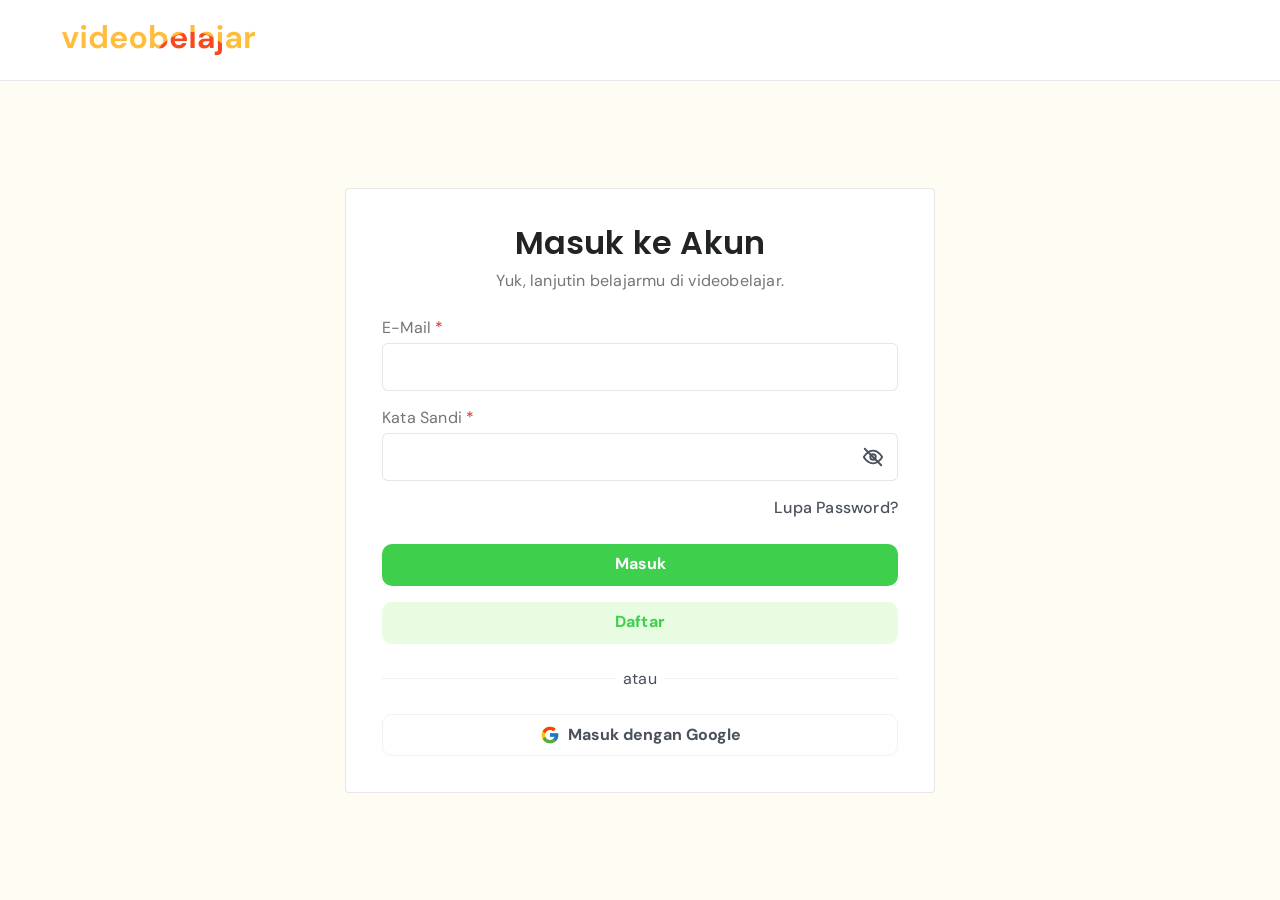
<file: index.html>
<!DOCTYPE html>
<html lang="id">

<head>
    <meta charset="UTF-8">
    <meta name="viewport" content="width=device-width, initial-scale=1.0">
    <meta name="description" content="Masuk ke akun videobelajar">
    <title>Login - videobelajar</title>
    <link rel="icon" type="image/svg+xml" href="assets/icon.svg">
    <link rel="preconnect" href="https://fonts.googleapis.com">
    <link rel="preconnect" href="https://fonts.gstatic.com" crossorigin>
    <link rel="stylesheet"
        href="https://fonts.googleapis.com/css2?family=DM+Sans:wght@400;500;700&family=Poppins:wght@600&display=swap">
    <link rel="stylesheet" href="assets/style.css">
</head>

<body>
    <header class="header">
        <a href="#" class="header-logo">
            <img src="assets/logo.png" alt="videobelajar">
        </a>
    </header>

    <main class="main">
        <section class="card">
            <div class="card-header">
                <h1 class="card-title">Masuk ke Akun</h1>
                <p class="card-subtitle">Yuk, lanjutin belajarmu di videobelajar.</p>
            </div>

            <form class="form" action="#" method="post">
                <div class="form-group">
                    <label for="email" class="form-label">E-Mail <span class="required">*</span></label>
                    <input type="email" id="email" name="email" class="form-input" autocomplete="email" required>
                </div>

                <div class="form-group">
                    <label for="password" class="form-label">Kata Sandi <span class="required">*</span></label>
                    <div class="password-field">
                        <input type="password" id="password" name="password" class="form-input"
                            autocomplete="current-password" required>
                        <button type="button" class="password-toggle" aria-label="Tampilkan kata sandi">
                            <svg viewBox="0 0 24 24" fill="none" stroke="currentColor" stroke-width="2"
                                stroke-linecap="round" stroke-linejoin="round" aria-hidden="true">
                                <path d="M2 12s3.6-7 10-7 10 7 10 7-3.6 7-10 7S2 12 2 12Z" />
                                <circle cx="12" cy="12" r="3" />
                                <path class="eye-slash" d="M3 3l18 18" />
                            </svg>
                        </button>
                    </div>
                </div>

                <a href="#" class="forgot-link">Lupa Password?</a>

                <div class="form-actions">
                    <button type="submit" class="btn btn-primary">Masuk</button>
                    <a href="register.html" class="btn btn-secondary">Daftar</a>
                </div>
            </form>

            <div class="divider"><span>atau</span></div>

            <button type="button" class="btn btn-google">
                <svg viewBox="0 0 48 48" aria-hidden="true">
                    <path fill="#FFC107"
                        d="M43.6 20.5H42V20H24v8h11.3C33.7 32.7 29.2 36 24 36c-6.6 0-12-5.4-12-12s5.4-12 12-12c3.1 0 5.8 1.2 7.9 3.1l5.7-5.7C34 6.1 29.3 4 24 4 12.9 4 4 12.9 4 24s8.9 20 20 20 20-8.9 20-20c0-1.3-.1-2.4-.4-3.5Z" />
                    <path fill="#FF3D00"
                        d="m6.3 14.7 6.6 4.8C14.7 15.1 19 12 24 12c3.1 0 5.8 1.2 7.9 3.1l5.7-5.7C34 6.1 29.3 4 24 4 16.3 4 9.7 8.3 6.3 14.7Z" />
                    <path fill="#4CAF50"
                        d="M24 44c5.2 0 9.9-2 13.4-5.2l-6.2-5.2A11.9 11.9 0 0 1 24 36c-5.2 0-9.6-3.3-11.3-8l-6.5 5C9.5 39.6 16.2 44 24 44Z" />
                    <path fill="#1976D2"
                        d="M43.6 20.5H42V20H24v8h11.3a12 12 0 0 1-4.1 5.6l6.2 5.2C37 39.2 44 34 44 24c0-1.3-.1-2.4-.4-3.5Z" />
                </svg>
                Masuk dengan Google
            </button>
        </section>
    </main>

    <script>
        const passwordInput = document.getElementById("password");
        const toggleButton = document.querySelector(".password-toggle");

        toggleButton.addEventListener("click", () => {
            const show = passwordInput.type === "password";
            passwordInput.type = show ? "text" : "password";
            toggleButton.classList.toggle("is-visible", show);
            toggleButton.setAttribute("aria-label", show ? "Sembunyikan kata sandi" : "Tampilkan kata sandi");
        });
    </script>
</body>

</html>
</file>
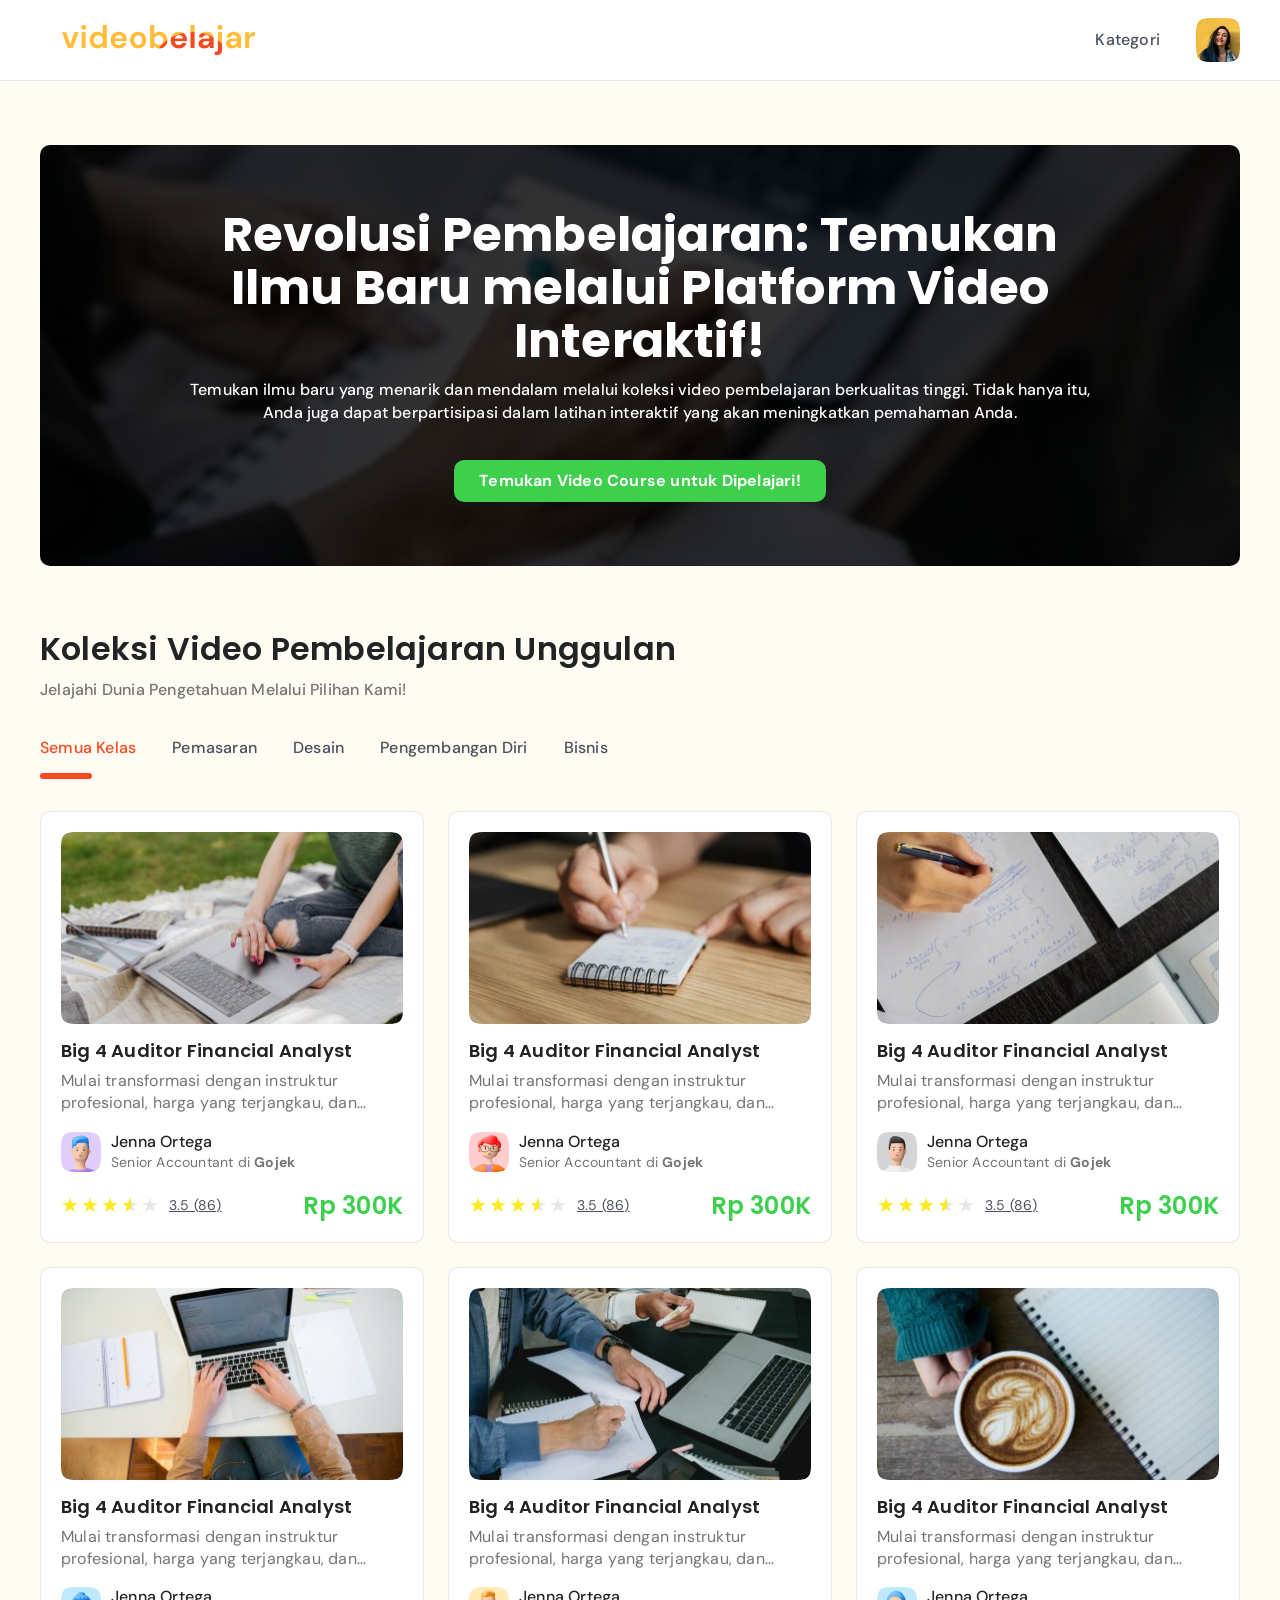
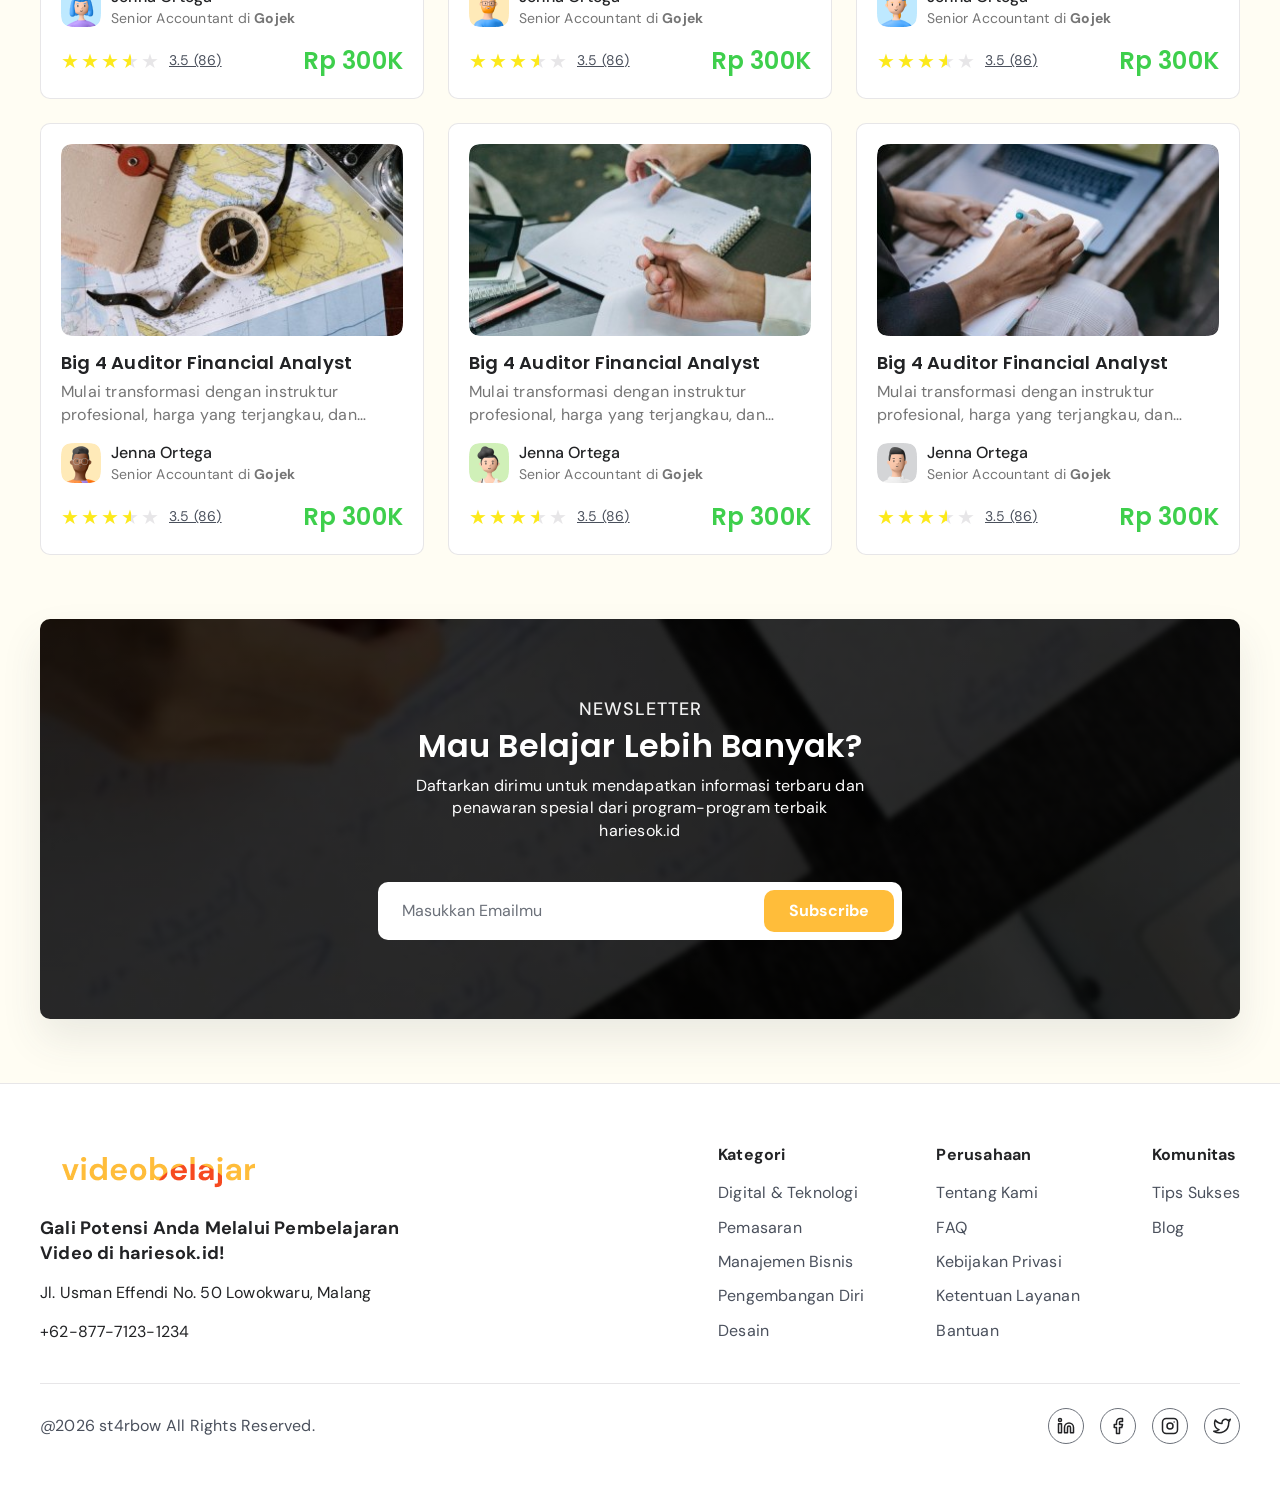
<file: home.html>
<!DOCTYPE html>
<html lang="id">

<head>
    <meta charset="UTF-8">
    <meta name="viewport" content="width=device-width, initial-scale=1.0">
    <meta name="description" content="videobelajar - platform video pembelajaran interaktif">
    <title>Beranda - videobelajar</title>
    <link rel="icon" type="image/svg+xml" href="assets/icon.svg">
    <link rel="preconnect" href="https://fonts.googleapis.com">
    <link rel="preconnect" href="https://fonts.gstatic.com" crossorigin>
    <link rel="stylesheet"
        href="https://fonts.googleapis.com/css2?family=DM+Sans:wght@400;500;700&family=Poppins:wght@600;700&display=swap">
    <link rel="stylesheet" href="assets/style.css">
</head>

<body>
    <header class="header">
        <a href="home.html" class="header-logo">
            <img src="assets/logo.png" alt="videobelajar">
        </a>

        <button type="button" class="menu-toggle" aria-label="Buka menu" aria-expanded="false" aria-controls="nav">
            <svg viewBox="0 0 24 24" fill="none" stroke="currentColor" stroke-width="2" stroke-linecap="round"
                aria-hidden="true">
                <path d="M3 7h18M3 12h18M3 17h18" />
            </svg>
        </button>

        <nav class="nav" id="nav" aria-label="Navigasi utama">
            <a href="#" class="nav-link">Kategori</a>
            <a href="#" class="nav-profile">
                <img src="assets/images/profile.png" alt="Profil saya">
            </a>
        </nav>
    </header>

    <main class="home">
        <section class="hero container">
            <h1 class="hero-title">Revolusi Pembelajaran: Temukan Ilmu Baru melalui Platform Video Interaktif!</h1>
            <p class="hero-text">Temukan ilmu baru yang menarik dan mendalam melalui koleksi video pembelajaran
                berkualitas tinggi. Tidak hanya itu, Anda juga dapat berpartisipasi dalam latihan interaktif yang akan
                meningkatkan pemahaman Anda.</p>
            <a href="#courses" class="btn btn-primary hero-btn">Temukan Video Course untuk Dipelajari!</a>
        </section>

        <section class="courses container" id="courses">
            <div class="section-head">
                <h2 class="section-title">Koleksi Video Pembelajaran Unggulan</h2>
                <p class="section-subtitle">Jelajahi Dunia Pengetahuan Melalui Pilihan Kami!</p>
            </div>

            <nav class="tabs" aria-label="Kategori kelas">
                <a href="#" class="tab is-active" aria-current="page">Semua Kelas</a>
                <a href="#" class="tab">Pemasaran</a>
                <a href="#" class="tab">Desain</a>
                <a href="#" class="tab">Pengembangan Diri</a>
                <a href="#" class="tab">Bisnis</a>
            </nav>

            <div class="course-grid">
                <article class="course-card">
                    <img src="assets/images/course-1.jpg" alt="" class="course-thumb">
                    <div class="course-body">
                        <h3 class="course-title">Big 4 Auditor Financial Analyst</h3>
                        <p class="course-desc">Mulai transformasi dengan instruktur profesional, harga yang
                            terjangkau, dan kurikulum terbaik</p>
                        <div class="tutor">
                            <img src="assets/images/avatar-1.png" alt="" class="tutor-avatar">
                            <div>
                                <p class="tutor-name">Jenna Ortega</p>
                                <p class="tutor-role">Senior Accountant<span class="tutor-company"> di
                                        <b>Gojek</b></span></p>
                            </div>
                        </div>
                    </div>
                    <div class="course-footer">
                        <span class="stars" style="--rating: 3.5" role="img" aria-label="Rating 3.5 dari 5"></span>
                        <a href="#" class="rating">3.5 (86)</a>
                        <span class="price">Rp 300K</span>
                    </div>
                </article>

                <article class="course-card">
                    <img src="assets/images/course-2.jpg" alt="" class="course-thumb">
                    <div class="course-body">
                        <h3 class="course-title">Big 4 Auditor Financial Analyst</h3>
                        <p class="course-desc">Mulai transformasi dengan instruktur profesional, harga yang
                            terjangkau, dan kurikulum terbaik</p>
                        <div class="tutor">
                            <img src="assets/images/avatar-2.png" alt="" class="tutor-avatar">
                            <div>
                                <p class="tutor-name">Jenna Ortega</p>
                                <p class="tutor-role">Senior Accountant<span class="tutor-company"> di
                                        <b>Gojek</b></span></p>
                            </div>
                        </div>
                    </div>
                    <div class="course-footer">
                        <span class="stars" style="--rating: 3.5" role="img" aria-label="Rating 3.5 dari 5"></span>
                        <a href="#" class="rating">3.5 (86)</a>
                        <span class="price">Rp 300K</span>
                    </div>
                </article>

                <article class="course-card">
                    <img src="assets/images/course-3.jpg" alt="" class="course-thumb">
                    <div class="course-body">
                        <h3 class="course-title">Big 4 Auditor Financial Analyst</h3>
                        <p class="course-desc">Mulai transformasi dengan instruktur profesional, harga yang
                            terjangkau, dan kurikulum terbaik</p>
                        <div class="tutor">
                            <img src="assets/images/avatar-3.png" alt="" class="tutor-avatar">
                            <div>
                                <p class="tutor-name">Jenna Ortega</p>
                                <p class="tutor-role">Senior Accountant<span class="tutor-company"> di
                                        <b>Gojek</b></span></p>
                            </div>
                        </div>
                    </div>
                    <div class="course-footer">
                        <span class="stars" style="--rating: 3.5" role="img" aria-label="Rating 3.5 dari 5"></span>
                        <a href="#" class="rating">3.5 (86)</a>
                        <span class="price">Rp 300K</span>
                    </div>
                </article>

                <article class="course-card">
                    <img src="assets/images/course-4.jpg" alt="" class="course-thumb">
                    <div class="course-body">
                        <h3 class="course-title">Big 4 Auditor Financial Analyst</h3>
                        <p class="course-desc">Mulai transformasi dengan instruktur profesional, harga yang
                            terjangkau, dan kurikulum terbaik</p>
                        <div class="tutor">
                            <img src="assets/images/avatar-4.png" alt="" class="tutor-avatar">
                            <div>
                                <p class="tutor-name">Jenna Ortega</p>
                                <p class="tutor-role">Senior Accountant<span class="tutor-company"> di
                                        <b>Gojek</b></span></p>
                            </div>
                        </div>
                    </div>
                    <div class="course-footer">
                        <span class="stars" style="--rating: 3.5" role="img" aria-label="Rating 3.5 dari 5"></span>
                        <a href="#" class="rating">3.5 (86)</a>
                        <span class="price">Rp 300K</span>
                    </div>
                </article>

                <article class="course-card">
                    <img src="assets/images/course-5.jpg" alt="" class="course-thumb">
                    <div class="course-body">
                        <h3 class="course-title">Big 4 Auditor Financial Analyst</h3>
                        <p class="course-desc">Mulai transformasi dengan instruktur profesional, harga yang
                            terjangkau, dan kurikulum terbaik</p>
                        <div class="tutor">
                            <img src="assets/images/avatar-5.png" alt="" class="tutor-avatar">
                            <div>
                                <p class="tutor-name">Jenna Ortega</p>
                                <p class="tutor-role">Senior Accountant<span class="tutor-company"> di
                                        <b>Gojek</b></span></p>
                            </div>
                        </div>
                    </div>
                    <div class="course-footer">
                        <span class="stars" style="--rating: 3.5" role="img" aria-label="Rating 3.5 dari 5"></span>
                        <a href="#" class="rating">3.5 (86)</a>
                        <span class="price">Rp 300K</span>
                    </div>
                </article>

                <article class="course-card">
                    <img src="assets/images/course-6.jpg" alt="" class="course-thumb">
                    <div class="course-body">
                        <h3 class="course-title">Big 4 Auditor Financial Analyst</h3>
                        <p class="course-desc">Mulai transformasi dengan instruktur profesional, harga yang
                            terjangkau, dan kurikulum terbaik</p>
                        <div class="tutor">
                            <img src="assets/images/avatar-6.png" alt="" class="tutor-avatar">
                            <div>
                                <p class="tutor-name">Jenna Ortega</p>
                                <p class="tutor-role">Senior Accountant<span class="tutor-company"> di
                                        <b>Gojek</b></span></p>
                            </div>
                        </div>
                    </div>
                    <div class="course-footer">
                        <span class="stars" style="--rating: 3.5" role="img" aria-label="Rating 3.5 dari 5"></span>
                        <a href="#" class="rating">3.5 (86)</a>
                        <span class="price">Rp 300K</span>
                    </div>
                </article>

                <article class="course-card">
                    <img src="assets/images/course-7.jpg" alt="" class="course-thumb">
                    <div class="course-body">
                        <h3 class="course-title">Big 4 Auditor Financial Analyst</h3>
                        <p class="course-desc">Mulai transformasi dengan instruktur profesional, harga yang
                            terjangkau, dan kurikulum terbaik</p>
                        <div class="tutor">
                            <img src="assets/images/avatar-7.png" alt="" class="tutor-avatar">
                            <div>
                                <p class="tutor-name">Jenna Ortega</p>
                                <p class="tutor-role">Senior Accountant<span class="tutor-company"> di
                                        <b>Gojek</b></span></p>
                            </div>
                        </div>
                    </div>
                    <div class="course-footer">
                        <span class="stars" style="--rating: 3.5" role="img" aria-label="Rating 3.5 dari 5"></span>
                        <a href="#" class="rating">3.5 (86)</a>
                        <span class="price">Rp 300K</span>
                    </div>
                </article>

                <article class="course-card">
                    <img src="assets/images/course-8.jpg" alt="" class="course-thumb">
                    <div class="course-body">
                        <h3 class="course-title">Big 4 Auditor Financial Analyst</h3>
                        <p class="course-desc">Mulai transformasi dengan instruktur profesional, harga yang
                            terjangkau, dan kurikulum terbaik</p>
                        <div class="tutor">
                            <img src="assets/images/avatar-8.png" alt="" class="tutor-avatar">
                            <div>
                                <p class="tutor-name">Jenna Ortega</p>
                                <p class="tutor-role">Senior Accountant<span class="tutor-company"> di
                                        <b>Gojek</b></span></p>
                            </div>
                        </div>
                    </div>
                    <div class="course-footer">
                        <span class="stars" style="--rating: 3.5" role="img" aria-label="Rating 3.5 dari 5"></span>
                        <a href="#" class="rating">3.5 (86)</a>
                        <span class="price">Rp 300K</span>
                    </div>
                </article>

                <article class="course-card">
                    <img src="assets/images/course-9.jpg" alt="" class="course-thumb">
                    <div class="course-body">
                        <h3 class="course-title">Big 4 Auditor Financial Analyst</h3>
                        <p class="course-desc">Mulai transformasi dengan instruktur profesional, harga yang
                            terjangkau, dan kurikulum terbaik</p>
                        <div class="tutor">
                            <img src="assets/images/avatar-9.png" alt="" class="tutor-avatar">
                            <div>
                                <p class="tutor-name">Jenna Ortega</p>
                                <p class="tutor-role">Senior Accountant<span class="tutor-company"> di
                                        <b>Gojek</b></span></p>
                            </div>
                        </div>
                    </div>
                    <div class="course-footer">
                        <span class="stars" style="--rating: 3.5" role="img" aria-label="Rating 3.5 dari 5"></span>
                        <a href="#" class="rating">3.5 (86)</a>
                        <span class="price">Rp 300K</span>
                    </div>
                </article>
            </div>
        </section>

        <section class="newsletter container">
            <p class="newsletter-label">NEWSLETTER</p>
            <h2 class="newsletter-title">Mau Belajar Lebih Banyak?</h2>
            <p class="newsletter-text">Daftarkan dirimu untuk mendapatkan informasi terbaru dan penawaran spesial
                dari program-program terbaik hariesok.id</p>
            <form class="subscribe" action="#" method="post">
                <input type="email" name="email" placeholder="Masukkan Emailmu" aria-label="Email" autocomplete="email"
                    required>
                <button type="submit" class="btn btn-subscribe">Subscribe</button>
            </form>
        </section>
    </main>

    <footer class="footer">
        <div class="footer-top container">
            <div class="footer-brand">
                <img src="assets/logo.png" alt="videobelajar" class="footer-logo">
                <p class="footer-tagline">Gali Potensi Anda Melalui Pembelajaran Video di hariesok.id!</p>
                <p>Jl. Usman Effendi No. 50 Lowokwaru, Malang</p>
                <p>+62-877-7123-1234</p>
            </div>

            <div class="footer-links">
                <details class="footer-col" open>
                    <summary>Kategori</summary>
                    <ul>
                        <li><a href="#">Digital &amp; Teknologi</a></li>
                        <li><a href="#">Pemasaran</a></li>
                        <li><a href="#">Manajemen Bisnis</a></li>
                        <li><a href="#">Pengembangan Diri</a></li>
                        <li><a href="#">Desain</a></li>
                    </ul>
                </details>

                <details class="footer-col" open>
                    <summary>Perusahaan</summary>
                    <ul>
                        <li><a href="#">Tentang Kami</a></li>
                        <li><a href="#">FAQ</a></li>
                        <li><a href="#">Kebijakan Privasi</a></li>
                        <li><a href="#">Ketentuan Layanan</a></li>
                        <li><a href="#">Bantuan</a></li>
                    </ul>
                </details>

                <details class="footer-col" open>
                    <summary>Komunitas</summary>
                    <ul>
                        <li><a href="#">Tips Sukses</a></li>
                        <li><a href="#">Blog</a></li>
                    </ul>
                </details>
            </div>
        </div>

        <div class="footer-bottom container">
            <p class="copyright">@2026 st4rbow All Rights Reserved.</p>
            <div class="socials">
                <a href="#" aria-label="LinkedIn">
                    <svg viewBox="0 0 24 24" fill="none" stroke="currentColor" stroke-width="2" stroke-linecap="round"
                        stroke-linejoin="round" aria-hidden="true">
                        <path d="M16 8a6 6 0 0 1 6 6v7h-4v-7a2 2 0 0 0-4 0v7h-4v-7a6 6 0 0 1 6-6Z" />
                        <path d="M2 9h4v12H2z" />
                        <circle cx="4" cy="4" r="2" />
                    </svg>
                </a>
                <a href="#" aria-label="Facebook">
                    <svg viewBox="0 0 24 24" fill="none" stroke="currentColor" stroke-width="2" stroke-linecap="round"
                        stroke-linejoin="round" aria-hidden="true">
                        <path d="M18 2h-3a5 5 0 0 0-5 5v3H7v4h3v8h4v-8h3l1-4h-4V7a1 1 0 0 1 1-1h3Z" />
                    </svg>
                </a>
                <a href="#" aria-label="Instagram">
                    <svg viewBox="0 0 24 24" fill="none" stroke="currentColor" stroke-width="2" stroke-linecap="round"
                        stroke-linejoin="round" aria-hidden="true">
                        <rect x="2" y="2" width="20" height="20" rx="5" />
                        <circle cx="12" cy="12" r="4" />
                        <path d="M17.5 6.5h.01" />
                    </svg>
                </a>
                <a href="#" aria-label="Twitter">
                    <svg viewBox="0 0 24 24" fill="none" stroke="currentColor" stroke-width="2" stroke-linecap="round"
                        stroke-linejoin="round" aria-hidden="true">
                        <path
                            d="M23 3a10.9 10.9 0 0 1-3.14 1.53 4.48 4.48 0 0 0-7.86 3v1A10.66 10.66 0 0 1 3 4s-4 9 5 13a11.64 11.64 0 0 1-7 2c9 5 20 0 20-11.5a4.5 4.5 0 0 0-.08-.83A7.72 7.72 0 0 0 23 3Z" />
                    </svg>
                </a>
            </div>
        </div>
    </footer>

    <script>
        const header = document.querySelector(".header");
        const menuButton = document.querySelector(".menu-toggle");

        menuButton.addEventListener("click", () => {
            const open = header.classList.toggle("is-open");
            menuButton.setAttribute("aria-expanded", String(open));
        });

        const desktop = window.matchMedia("(min-width: 769px)");
        const footerCols = document.querySelectorAll(".footer-col");
        const syncFooter = () => footerCols.forEach((col) => (col.open = desktop.matches));

        syncFooter();
        desktop.addEventListener("change", syncFooter);
    </script>
</body>

</html>
</file>
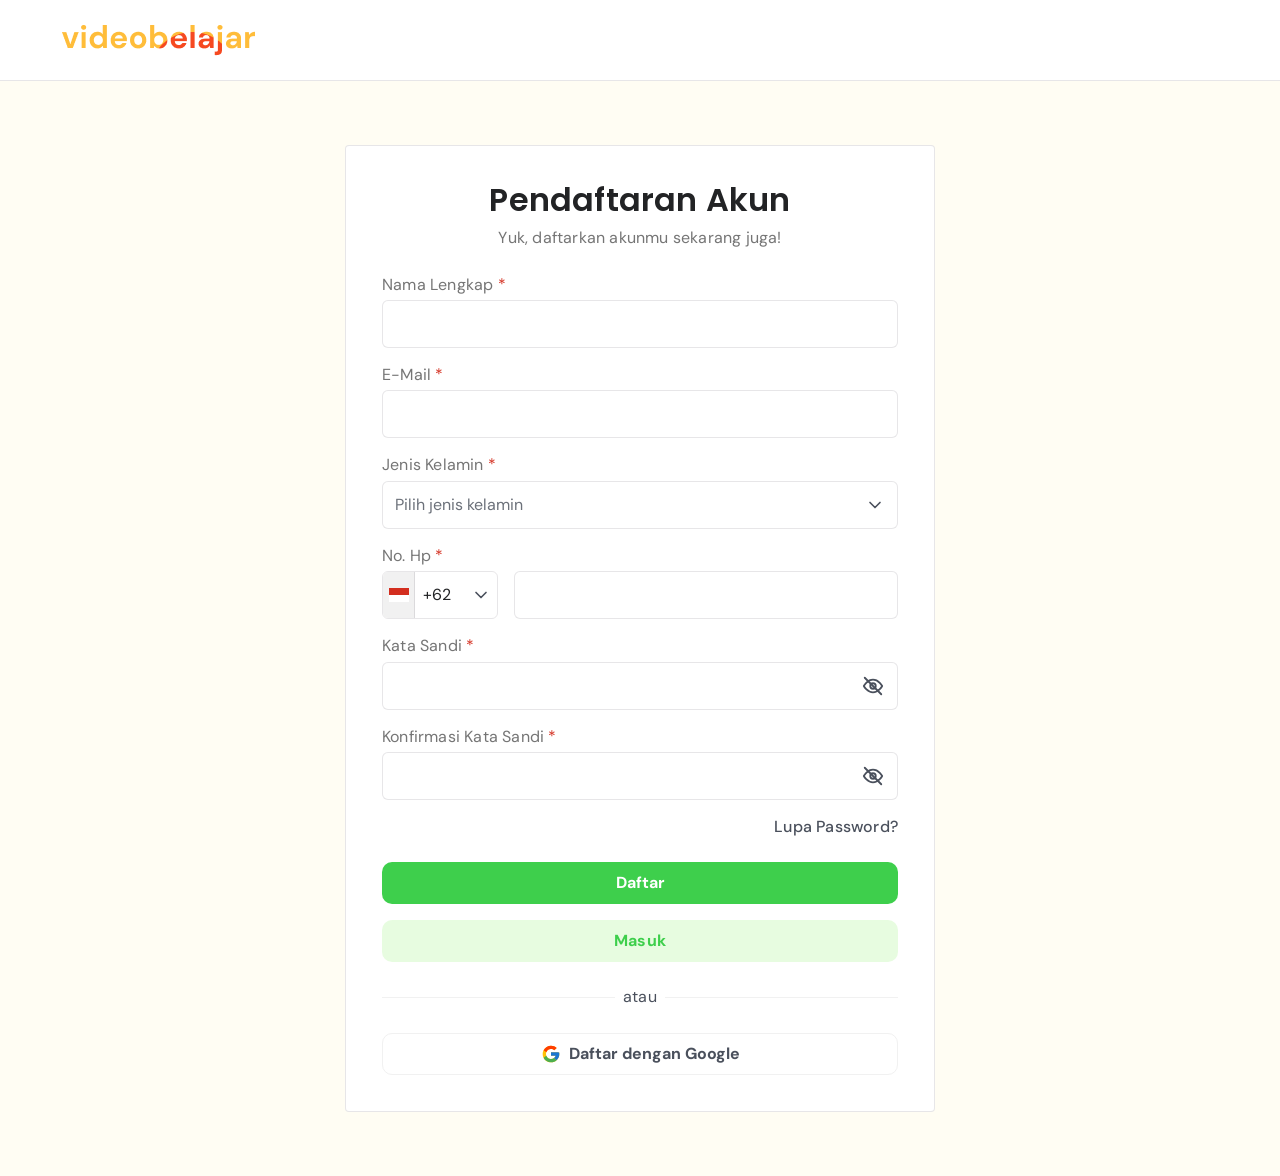
<file: register.html>
<!DOCTYPE html>
<html lang="id">

<head>
    <meta charset="UTF-8">
    <meta name="viewport" content="width=device-width, initial-scale=1.0">
    <meta name="description" content="Daftar akun videobelajar">
    <title>Register - videobelajar</title>
    <link rel="icon" type="image/svg+xml" href="assets/icon.svg">
    <link rel="preconnect" href="https://fonts.googleapis.com">
    <link rel="preconnect" href="https://fonts.gstatic.com" crossorigin>
    <link rel="stylesheet"
        href="https://fonts.googleapis.com/css2?family=DM+Sans:wght@400;500;700&family=Poppins:wght@600&display=swap">
    <link rel="stylesheet" href="assets/style.css">
</head>

<body>
    <header class="header">
        <a href="index.html" class="header-logo">
            <img src="assets/logo.png" alt="videobelajar">
        </a>
    </header>

    <main class="main">
        <section class="card">
            <div class="card-header">
                <h1 class="card-title">Pendaftaran Akun</h1>
                <p class="card-subtitle">Yuk, daftarkan akunmu sekarang juga!</p>
            </div>

            <form class="form" action="#" method="post">
                <div class="form-group">
                    <label for="name" class="form-label">Nama Lengkap <span class="required">*</span></label>
                    <input type="text" id="name" name="name" class="form-input" autocomplete="name" required>
                </div>

                <div class="form-group">
                    <label for="email" class="form-label">E-Mail <span class="required">*</span></label>
                    <input type="email" id="email" name="email" class="form-input" autocomplete="email" required>
                </div>

                <div class="form-group">
                    <label for="gender" class="form-label">Jenis Kelamin <span class="required">*</span></label>
                    <select id="gender" name="gender" class="form-input form-select" required>
                        <option value="" disabled selected>Pilih jenis kelamin</option>
                        <option value="pria">Pria</option>
                        <option value="wanita">Wanita</option>
                    </select>
                </div>

                <div class="form-group">
                    <label for="phone" class="form-label">No. Hp <span class="required">*</span></label>
                    <div class="phone-field">
                        <div class="phone-code">
                            <span class="flag-id" aria-hidden="true"></span>
                            <select name="country_code" class="form-select" aria-label="Kode negara">
                                <option value="+62">+62</option>
                            </select>
                        </div>
                        <input type="tel" id="phone" name="phone" class="form-input" inputmode="numeric"
                            autocomplete="tel" required>
                    </div>
                </div>

                <div class="form-group">
                    <label for="password" class="form-label">Kata Sandi <span class="required">*</span></label>
                    <div class="password-field">
                        <input type="password" id="password" name="password" class="form-input"
                            autocomplete="new-password" required>
                        <button type="button" class="password-toggle" aria-label="Tampilkan kata sandi">
                            <svg viewBox="0 0 24 24" fill="none" stroke="currentColor" stroke-width="2"
                                stroke-linecap="round" stroke-linejoin="round" aria-hidden="true">
                                <path d="M2 12s3.6-7 10-7 10 7 10 7-3.6 7-10 7S2 12 2 12Z" />
                                <circle cx="12" cy="12" r="3" />
                                <path class="eye-slash" d="M3 3l18 18" />
                            </svg>
                        </button>
                    </div>
                </div>

                <div class="form-group">
                    <label for="password-confirm" class="form-label">Konfirmasi Kata Sandi <span
                            class="required">*</span></label>
                    <div class="password-field">
                        <input type="password" id="password-confirm" name="password_confirm" class="form-input"
                            autocomplete="new-password" required>
                        <button type="button" class="password-toggle" aria-label="Tampilkan kata sandi">
                            <svg viewBox="0 0 24 24" fill="none" stroke="currentColor" stroke-width="2"
                                stroke-linecap="round" stroke-linejoin="round" aria-hidden="true">
                                <path d="M2 12s3.6-7 10-7 10 7 10 7-3.6 7-10 7S2 12 2 12Z" />
                                <circle cx="12" cy="12" r="3" />
                                <path class="eye-slash" d="M3 3l18 18" />
                            </svg>
                        </button>
                    </div>
                </div>

                <a href="#" class="forgot-link">Lupa Password?</a>

                <div class="form-actions">
                    <button type="submit" class="btn btn-primary">Daftar</button>
                    <a href="index.html" class="btn btn-secondary">Masuk</a>
                </div>
            </form>

            <div class="divider">atau</div>

            <button type="button" class="btn btn-google">
                <svg viewBox="0 0 48 48" aria-hidden="true">
                    <path fill="#FFC107"
                        d="M43.6 20.5H42V20H24v8h11.3C33.7 32.7 29.2 36 24 36c-6.6 0-12-5.4-12-12s5.4-12 12-12c3.1 0 5.8 1.2 7.9 3.1l5.7-5.7C34 6.1 29.3 4 24 4 12.9 4 4 12.9 4 24s8.9 20 20 20 20-8.9 20-20c0-1.3-.1-2.4-.4-3.5Z" />
                    <path fill="#FF3D00"
                        d="m6.3 14.7 6.6 4.8C14.7 15.1 19 12 24 12c3.1 0 5.8 1.2 7.9 3.1l5.7-5.7C34 6.1 29.3 4 24 4 16.3 4 9.7 8.3 6.3 14.7Z" />
                    <path fill="#4CAF50"
                        d="M24 44c5.2 0 9.9-2 13.4-5.2l-6.2-5.2A11.9 11.9 0 0 1 24 36c-5.2 0-9.6-3.3-11.3-8l-6.5 5C9.5 39.6 16.2 44 24 44Z" />
                    <path fill="#1976D2"
                        d="M43.6 20.5H42V20H24v8h11.3a12 12 0 0 1-4.1 5.6l6.2 5.2C37 39.2 44 34 44 24c0-1.3-.1-2.4-.4-3.5Z" />
                </svg>
                Daftar dengan Google
            </button>
        </section>
    </main>

    <script>
        document.querySelectorAll(".password-toggle").forEach((button) => {
            const input = button.previousElementSibling;

            button.addEventListener("click", () => {
                const show = input.type === "password";
                input.type = show ? "text" : "password";
                button.classList.toggle("is-visible", show);
                button.setAttribute("aria-label", show ? "Sembunyikan kata sandi" : "Tampilkan kata sandi");
            });
        });
    </script>
</body>

</html>
</file>
<file: assets/style.css>
:root {
  --primary: #3ecf4c;
  --primary-100: rgba(226, 252, 217, 0.8);
  --error: #d32e1f;
  --text-primary: #222325;
  --text-secondary: rgba(51, 51, 51, 0.68);
  --text-secondary-solid: #4a505c;
  --text-disabled: #6c717a;
  --text-light: #ffffff;
  --border: rgba(58, 53, 65, 0.12);
  --border-light: #f1f1f1;
  --surface: #ffffff;
  --page-bg: #fffdf3;
  --accent: #f64920;
  --star: #fce91b;
  --star-empty: #e7e6e8;
  --yellow: #ffbd3a;

  --font-heading: "Poppins", sans-serif;
  --font-body: "DM Sans", sans-serif;

  --chevron: url("data:image/svg+xml,%3Csvg xmlns='http://www.w3.org/2000/svg' viewBox='0 0 24 24' fill='none' stroke='%234A505C' stroke-width='2' stroke-linecap='round' stroke-linejoin='round'%3E%3Cpath d='m6 9 6 6 6-6'/%3E%3C/svg%3E");
}

*,
*::before,
*::after {
  box-sizing: border-box;
  margin: 0;
  padding: 0;
}

body {
  min-height: 100vh;
  display: flex;
  flex-direction: column;
  background-color: var(--page-bg);
  color: var(--text-primary);
  font-family: var(--font-body);
  font-size: 16px;
  line-height: 1.4;
  letter-spacing: 0.2px;
}

a {
  color: inherit;
  text-decoration: none;
}

button,
input,
select {
  font: inherit;
  color: inherit;
}

img,
svg {
  display: block;
}

:focus-visible {
  outline: 2px solid var(--primary);
  outline-offset: 2px;
}

/* header */

.header {
  position: relative;
  display: flex;
  align-items: center;
  justify-content: space-between;
  gap: 24px;
  min-height: 80px;
  padding: 12px max(24px, calc((100% - 1200px) / 2));
  background-color: var(--surface);
  border-bottom: 1px solid var(--border);
}

.header-logo img {
  height: 56px;
  width: auto;
}

/* main + card */

.main {
  flex: 1;
  display: flex;
  align-items: center;
  justify-content: center;
  padding: 64px 24px;
}

.card {
  width: 100%;
  max-width: 590px;
  display: flex;
  flex-direction: column;
  gap: 24px;
  padding: 36px;
  background-color: var(--surface);
  border: 1px solid var(--border);
  border-radius: 4px;
}

.card-header {
  display: flex;
  flex-direction: column;
  gap: 10px;
  text-align: center;
}

.card-title {
  font-family: var(--font-heading);
  font-size: 32px;
  font-weight: 600;
  line-height: 1.1;
}

.card-subtitle {
  color: var(--text-secondary);
}

/* form */

.form {
  display: flex;
  flex-direction: column;
  gap: 16px;
}

.form-group {
  display: flex;
  flex-direction: column;
  gap: 4px;
}

.form-label {
  color: var(--text-secondary);
}

.required {
  color: var(--error);
}

.form-input {
  width: 100%;
  height: 48px;
  padding: 0 12px;
  background-color: var(--surface);
  border: 1px solid var(--border);
  border-radius: 6px;
  outline: none;
  transition: border-color 0.2s;
}

.form-input:focus {
  border-color: var(--primary);
}

.form-select {
  appearance: none;
  padding-right: 40px;
  background: var(--chevron) no-repeat right 12px center / 20px;
  cursor: pointer;
}

.form-select:invalid {
  color: var(--text-disabled);
}

/* phone */

.phone-field {
  display: grid;
  grid-template-columns: 116px 1fr;
  gap: 16px;
}

.phone-code {
  display: flex;
  align-items: center;
  height: 48px;
  border: 1px solid var(--border);
  border-radius: 6px;
  overflow: hidden;
}

.phone-code:focus-within {
  border-color: var(--primary);
}

.flag-id {
  flex-shrink: 0;
  width: 32px;
  height: 100%;
  background: linear-gradient(var(--error) 50%, var(--surface) 50%) no-repeat center / 20px 14px,
    var(--border-light);
  border-right: 1px solid var(--border);
}

.phone-code .form-select {
  flex: 1;
  min-width: 0;
  height: 100%;
  padding-left: 8px;
  padding-right: 28px;
  background-position: right 6px center;
  background-color: transparent;
  border: none;
  outline: none;
}

/* password */

.password-field {
  position: relative;
}

.password-field .form-input {
  padding-right: 48px;
}

.password-toggle {
  position: absolute;
  top: 50%;
  right: 12px;
  transform: translateY(-50%);
  padding: 2px;
  background: none;
  border: none;
  color: var(--text-secondary-solid);
  cursor: pointer;
}

.password-toggle svg {
  width: 22px;
  height: 22px;
}

.password-toggle.is-visible .eye-slash {
  display: none;
}

.forgot-link {
  align-self: flex-end;
  color: var(--text-secondary-solid);
  font-weight: 500;
}

.forgot-link:hover {
  text-decoration: underline;
}

.form-actions {
  display: flex;
  flex-direction: column;
  gap: 16px;
  margin-top: 8px;
}

/* buttons */

.btn {
  display: inline-flex;
  align-items: center;
  justify-content: center;
  gap: 8px;
  height: 42px;
  padding: 0 24px;
  border: 1px solid transparent;
  border-radius: 10px;
  font-weight: 700;
  cursor: pointer;
  transition: opacity 0.2s;
}

.btn:hover {
  opacity: 0.85;
}

.btn-primary {
  background-color: var(--primary);
  color: var(--text-light);
}

.btn-secondary {
  background-color: var(--primary-100);
  color: var(--primary);
}

.btn-google {
  background-color: var(--surface);
  border-color: var(--border-light);
  color: var(--text-secondary-solid);
}

.btn-google svg {
  width: 20px;
  height: 20px;
}

/* divider */

.divider {
  display: flex;
  align-items: center;
  gap: 8px;
  color: var(--text-secondary-solid);
}

.divider::before,
.divider::after {
  content: "";
  flex: 1;
  height: 1px;
  background-color: var(--border-light);
}

/* responsive */

@media (max-width: 768px) {
  .header {
    min-height: 64px;
    padding: 12px 24px;
    border-bottom: none;
    box-shadow: 0 4px 12px rgba(62, 67, 74, 0.1);
  }

  .header-logo img {
    height: 42px;
  }

  .main {
    align-items: flex-start;
    padding: 28px 20px;
  }

  .card {
    padding: 20px;
    gap: 20px;
  }

  .card-title {
    font-size: 24px;
  }

  .card-subtitle,
  .form-label,
  .forgot-link,
  .divider,
  .btn {
    font-size: 14px;
  }

  .form-input,
  .phone-code {
    height: 42px;
  }

  .phone-field {
    grid-template-columns: 96px 1fr;
    gap: 8px;
  }

  .btn {
    height: 34px;
    border-radius: 8px;
  }

  .form-actions {
    gap: 12px;
    margin-top: 4px;
  }
}

/* ===== home page ===== */

.container {
  width: min(1200px, 100% - 48px);
  margin-inline: auto;
}

/* nav */

.nav {
  display: flex;
  align-items: center;
  gap: 36px;
}

.nav-link {
  color: var(--text-secondary-solid);
  font-weight: 500;
}

.nav-link:hover {
  color: var(--text-primary);
}

.nav-profile img {
  width: 44px;
  height: 44px;
  border-radius: 10px;
}

.menu-toggle {
  display: none;
  padding: 4px;
  background: none;
  border: none;
  color: var(--text-secondary-solid);
  cursor: pointer;
}

.menu-toggle svg {
  width: 28px;
  height: 28px;
}

.home {
  flex: 1;
  display: flex;
  flex-direction: column;
  gap: 64px;
  padding: 64px 0;
}

/* hero */

.hero {
  display: flex;
  flex-direction: column;
  align-items: center;
  justify-content: center;
  gap: 12px;
  min-height: 400px;
  padding: 64px 140px;
  border-radius: 10px;
  background: linear-gradient(rgba(0, 0, 0, 0.8), rgba(0, 0, 0, 0.8)),
    var(--text-primary) url("images/hero-bg.jpg") center / cover;
  color: var(--text-light);
  text-align: center;
}

.hero-title {
  font-family: var(--font-heading);
  font-size: 48px;
  font-weight: 700;
  line-height: 1.1;
}

.hero-text {
  font-weight: 500;
}

.hero-btn {
  margin-top: 24px;
}

/* courses */

.section-head {
  display: flex;
  flex-direction: column;
  gap: 10px;
}

.section-title {
  font-family: var(--font-heading);
  font-size: 32px;
  font-weight: 600;
  line-height: 1.2;
}

.section-subtitle {
  color: var(--text-secondary);
  font-weight: 500;
}

.tabs {
  display: flex;
  gap: 36px;
  margin: 24px 0 32px;
  overflow-x: auto;
  scrollbar-width: none;
}

.tab {
  position: relative;
  flex-shrink: 0;
  padding: 12px 0 20px;
  color: var(--text-secondary-solid);
  font-weight: 500;
  white-space: nowrap;
}

.tab:hover,
.tab.is-active {
  color: var(--accent);
}

.tab.is-active::after {
  content: "";
  position: absolute;
  left: 0;
  bottom: 0;
  width: 52px;
  height: 6px;
  border-radius: 10px;
  background-color: var(--accent);
}

.course-grid {
  display: grid;
  grid-template-columns: repeat(3, 1fr);
  gap: 24px;
}

.course-card {
  display: flex;
  flex-direction: column;
  gap: 16px;
  padding: 20px;
  background-color: var(--surface);
  border: 1px solid var(--border);
  border-radius: 10px;
}

.course-thumb {
  width: 100%;
  aspect-ratio: 344 / 193;
  object-fit: cover;
  border-radius: 10px;
}

.course-body {
  display: flex;
  flex-direction: column;
  gap: 8px;
}

.course-title {
  font-family: var(--font-heading);
  font-size: 18px;
  font-weight: 600;
  line-height: 1.2;
}

.course-desc {
  display: -webkit-box;
  -webkit-box-orient: vertical;
  -webkit-line-clamp: 2;
  line-clamp: 2;
  overflow: hidden;
  color: var(--text-secondary);
}

.tutor {
  display: flex;
  align-items: center;
  gap: 10px;
  margin-top: 8px;
}

.tutor-avatar {
  flex-shrink: 0;
  width: 40px;
  height: 40px;
  border-radius: 10px;
}

.tutor-name {
  font-weight: 500;
}

.tutor-role {
  color: var(--text-secondary);
  font-size: 14px;
}

.course-footer {
  display: flex;
  align-items: center;
  gap: 8px;
  margin-top: auto;
}

.stars::before {
  content: "★★★★★";
  font-size: 20px;
  letter-spacing: 2px;
  color: transparent;
  background: linear-gradient(90deg, var(--star) calc(var(--rating) / 5 * 100%), var(--star-empty) 0);
  -webkit-background-clip: text;
  background-clip: text;
}

.rating {
  color: var(--text-secondary-solid);
  font-size: 14px;
  text-decoration: underline;
}

.price {
  margin-left: auto;
  color: var(--primary);
  font-family: var(--font-heading);
  font-size: 24px;
  font-weight: 600;
}

/* newsletter */

.newsletter {
  display: flex;
  flex-direction: column;
  align-items: center;
  justify-content: center;
  min-height: 400px;
  padding: 64px 24px;
  border-radius: 10px;
  background: linear-gradient(rgba(0, 0, 0, 0.8), rgba(0, 0, 0, 0.8)),
    var(--text-primary) url("images/newsletter-bg.jpg") center / cover;
  box-shadow: 0 20px 40px rgba(62, 67, 74, 0.1);
  color: var(--text-light);
  text-align: center;
}

.newsletter-label {
  color: var(--border-light);
  font-size: 18px;
  font-weight: 500;
  letter-spacing: 1px;
}

.newsletter-title {
  margin: 4px 0 10px;
  font-family: var(--font-heading);
  font-size: 32px;
  font-weight: 600;
  line-height: 1.2;
}

.newsletter-text {
  max-width: 460px;
}

.subscribe {
  display: flex;
  gap: 8px;
  width: 100%;
  max-width: 524px;
  margin-top: 40px;
  padding: 8px 8px 8px 24px;
  background-color: var(--surface);
  border-radius: 10px;
}

.subscribe:focus-within {
  outline: 2px solid var(--primary);
}

.subscribe input {
  flex: 1;
  min-width: 0;
  background: none;
  border: none;
  outline: none;
  color: var(--text-primary);
}

.subscribe input::placeholder {
  color: var(--text-disabled);
}

.btn-subscribe {
  background-color: var(--yellow);
  color: var(--text-light);
}

/* footer */

.footer {
  padding: 60px 0;
  background-color: var(--surface);
  border-top: 1px solid var(--border);
}

.footer-top {
  display: flex;
  flex-wrap: wrap;
  justify-content: space-between;
  gap: 48px;
}

.footer-brand {
  display: flex;
  flex-direction: column;
  gap: 16px;
  max-width: 400px;
}

.footer-logo {
  align-self: flex-start;
  width: auto;
  height: 56px;
}

.footer-tagline {
  font-size: 18px;
  font-weight: 700;
}

.footer-links {
  display: grid;
  grid-template-columns: repeat(3, auto);
  gap: 72px;
}

.footer-col summary {
  font-weight: 700;
  list-style: none;
  pointer-events: none;
}

.footer-col summary::-webkit-details-marker {
  display: none;
}

.footer-col ul {
  display: flex;
  flex-direction: column;
  gap: 12px;
  margin-top: 16px;
  list-style: none;
}

.footer-col a {
  color: var(--text-secondary-solid);
}

.footer-col a:hover {
  color: var(--primary);
}

.footer-bottom {
  display: flex;
  align-items: center;
  justify-content: space-between;
  gap: 24px;
  margin-top: 40px;
  padding-top: 24px;
  border-top: 1px solid var(--border);
}

.copyright {
  color: var(--text-secondary-solid);
}

.socials {
  display: flex;
  gap: 16px;
}

.socials a {
  display: grid;
  place-items: center;
  width: 36px;
  height: 36px;
  border: 1px solid var(--text-disabled);
  border-radius: 50%;
}

.socials a:hover {
  border-color: var(--primary);
  color: var(--primary);
}

.socials svg {
  width: 18px;
  height: 18px;
}

/* home responsive */

@media (max-width: 1024px) {
  .hero {
    padding: 64px 48px;
  }

  .course-grid {
    grid-template-columns: repeat(2, 1fr);
  }
}

@media (max-width: 768px) {
  .container {
    width: min(1200px, 100% - 40px);
  }

  .menu-toggle {
    display: block;
  }

  .nav {
    display: none;
    position: absolute;
    top: 100%;
    left: 0;
    right: 0;
    z-index: 10;
    flex-direction: column;
    align-items: flex-start;
    gap: 16px;
    padding: 16px 24px 24px;
    background-color: var(--surface);
    box-shadow: 0 8px 12px rgba(62, 67, 74, 0.1);
  }

  .header.is-open .nav {
    display: flex;
  }

  .home {
    gap: 32px;
    padding: 28px 0 40px;
  }

  .hero {
    padding: 36px 20px;
  }

  .hero-title,
  .section-title,
  .newsletter-title {
    font-size: 24px;
  }

  .hero-text,
  .section-subtitle,
  .newsletter-text,
  .tab {
    font-size: 14px;
  }

  .hero-btn {
    height: 40px;
    padding: 0 8px;
    font-size: 13px;
    font-weight: 400;
  }

  .tabs {
    gap: 32px;
    margin: 20px 0 24px;
  }

  .course-grid {
    grid-template-columns: 1fr;
    gap: 20px;
  }

  .course-card {
    display: grid;
    grid-template-columns: 82px 1fr;
    gap: 12px;
    padding: 16px;
  }

  .course-thumb {
    height: 82px;
    aspect-ratio: 1;
  }

  .course-title {
    font-size: 16px;
  }

  .course-desc,
  .tutor-company {
    display: none;
  }

  .tutor {
    margin-top: 0;
  }

  .tutor-avatar {
    width: 36px;
    height: 36px;
  }

  .tutor-name {
    font-size: 14px;
  }

  .course-footer {
    grid-column: 1 / -1;
  }

  .price {
    font-size: 20px;
  }

  .newsletter {
    padding: 40px 20px;
  }

  .newsletter-label {
    font-size: 16px;
  }

  .subscribe {
    flex-direction: column;
    gap: 16px;
    margin-top: 32px;
    padding: 0;
    background: none;
  }

  .subscribe:focus-within {
    outline: none;
  }

  .subscribe input {
    flex: none;
    height: 40px;
    padding: 0 12px;
    background-color: var(--surface);
    border-radius: 10px;
    text-align: center;
  }

  .subscribe input:focus-visible {
    outline: 2px solid var(--primary);
  }

  .btn-subscribe {
    height: 40px;
  }

  .footer {
    padding: 24px 0 40px;
  }

  .footer-top {
    flex-direction: column;
    gap: 24px;
  }

  .footer-tagline {
    font-size: 16px;
  }

  .footer-links {
    grid-template-columns: 1fr;
    gap: 16px;
  }

  .footer-col summary {
    display: flex;
    justify-content: space-between;
    align-items: center;
    pointer-events: auto;
    cursor: pointer;
  }

  .footer-col summary::after {
    content: "";
    width: 20px;
    height: 20px;
    background: var(--chevron) no-repeat center / contain;
    transform: rotate(-90deg);
    transition: transform 0.2s;
  }

  .footer-col[open] summary::after {
    transform: rotate(0);
  }

  .footer-col ul {
    margin-top: 12px;
  }

  .footer-bottom {
    flex-direction: column-reverse;
    align-items: flex-start;
    gap: 16px;
    margin-top: 24px;
  }
}
</file>
